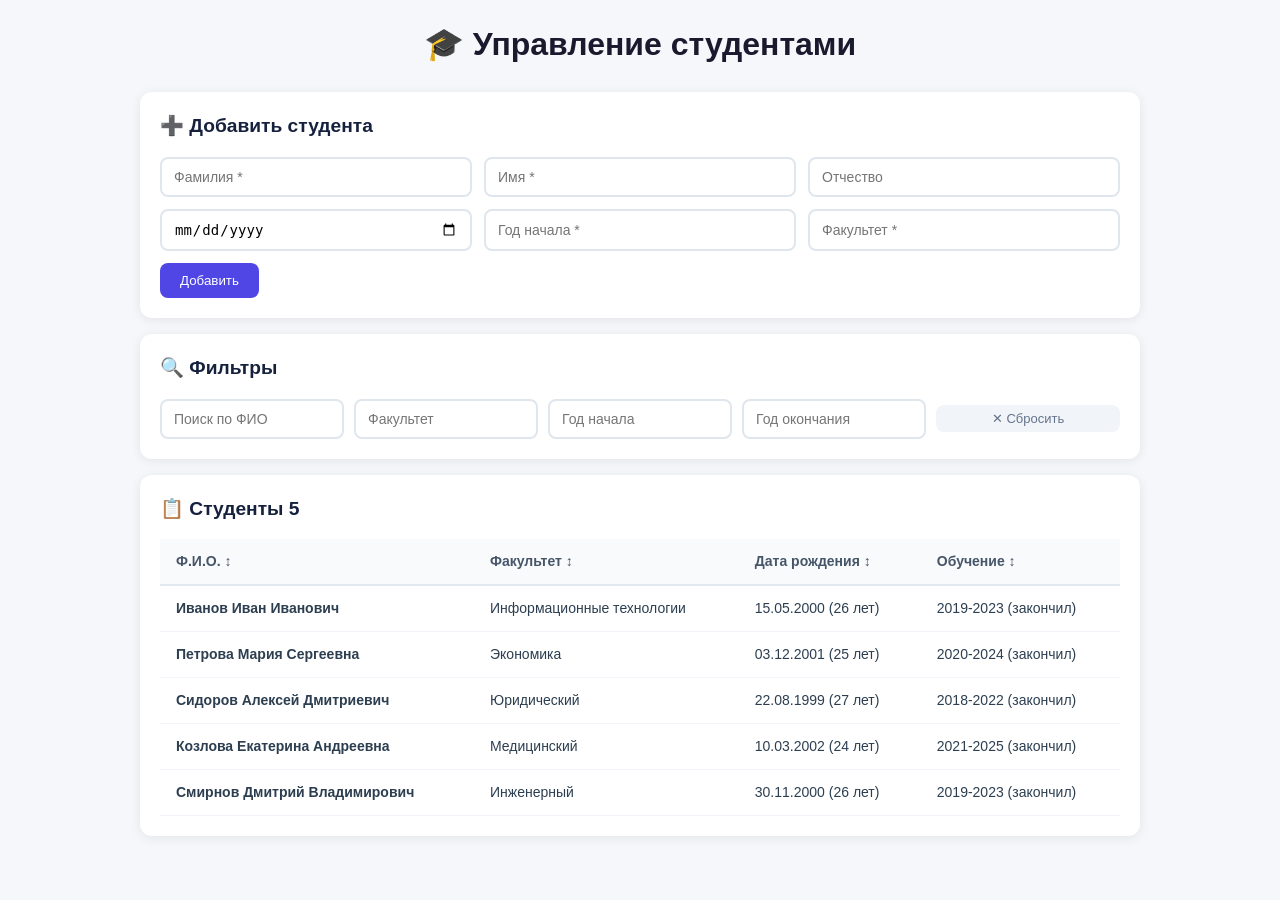
<file: index.html>
<!DOCTYPE html>
<html lang="ru">
<head>
  <meta charset="UTF-8" />
  <meta name="viewport" content="width=device-width, initial-scale=1.0"/>
  <title>Студенты</title>
  <link rel="stylesheet" href="style.css"/>
</head>
<body>
  <div class="container">
    <h1>🎓 Управление студентами</h1>
    
    <!-- Форма добавления -->
    <section class="card">
      <h2>➕ Добавить студента</h2>
      <form id="studentForm">
        <div class="form-row">
          <input type="text" id="surname" placeholder="Фамилия *" required>
          <input type="text" id="name" placeholder="Имя *" required>
          <input type="text" id="patronymic" placeholder="Отчество">
        </div>
        <div class="form-row">
          <input type="date" id="birthDate" required>
          <input type="number" id="startYear" placeholder="Год начала *" min="2000" required>
          <input type="text" id="faculty" placeholder="Факультет *" required>
        </div>
        <div id="formErrors" class="error hidden"></div>
        <button type="submit" class="btn primary">Добавить</button>
      </form>
    </section>
    
    <!-- Фильтры -->
    <section class="card">
      <h2>🔍 Фильтры</h2>
      <div class="filters">
        <input type="text" id="filterFullName" placeholder="Поиск по ФИО">
        <input type="text" id="filterFaculty" placeholder="Факультет">
        <input type="number" id="filterStartYear" placeholder="Год начала">
        <input type="number" id="filterEndYear" placeholder="Год окончания">
        <button id="clearFilters" class="btn small">✕ Сбросить</button>
      </div>
    </section>
    
    <!-- Таблица -->
    <section class="card">
      <h2>📋 Студенты <span id="count">0</span></h2>
      <table class="table">
        <thead>
          <tr>
            <th data-sort="fullName">Ф.И.О. ↕</th>
            <th data-sort="faculty">Факультет ↕</th>
            <th data-sort="birthDate">Дата рождения ↕</th>
            <th data-sort="startYear">Обучение ↕</th>
          </tr>
        </thead>
        <tbody id="studentsTableBody"></tbody>
      </table>
      <div id="noStudents" class="empty hidden">Студенты не найдены</div>
    </section>
  </div>
  
  <div id="toast" class="toast hidden">✓ Студент добавлен</div>
  <script src="script.js"></script>
</body>
</html>
</file>
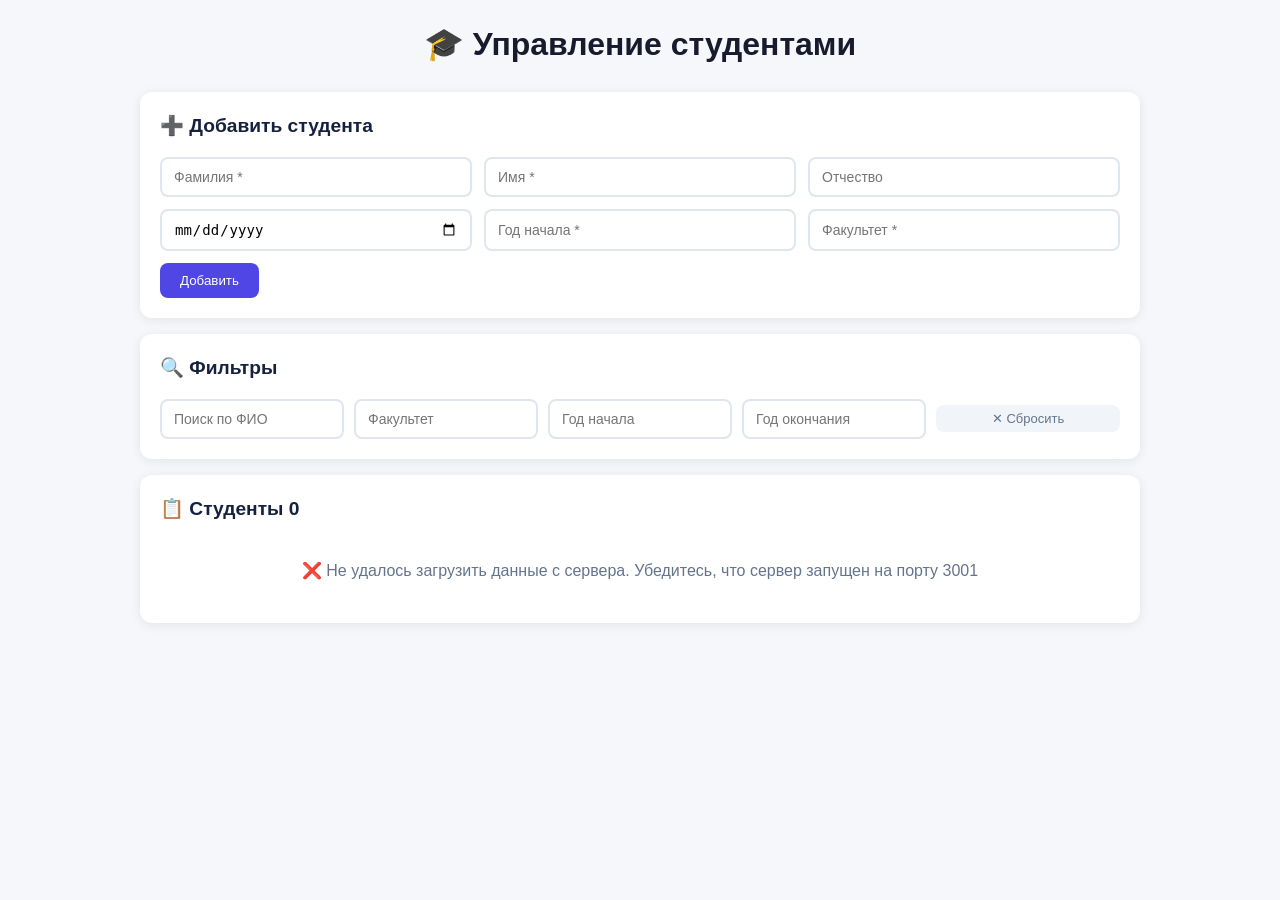
<file: client/index.html>
<!DOCTYPE html>
<html lang="ru">
<head>
  <meta charset="UTF-8" />
  <meta name="viewport" content="width=device-width, initial-scale=1.0"/>
  <title>Студенты</title>
  <link rel="stylesheet" href="style.css"/>
</head>
<body>
  <div class="container">
    <h1>🎓 Управление студентами</h1>
    
    <!-- Форма добавления -->
    <section class="card">
      <h2>➕ Добавить студента</h2>
      <form id="studentForm">
        <div class="form-row">
          <input type="text" id="surname" placeholder="Фамилия *" required>
          <input type="text" id="name" placeholder="Имя *" required>
          <input type="text" id="patronymic" placeholder="Отчество">
        </div>
        <div class="form-row">
          <input type="date" id="birthDate" required>
          <input type="number" id="startYear" placeholder="Год начала *" min="2000" required>
          <input type="text" id="faculty" placeholder="Факультет *" required>
        </div>
        <div id="formErrors" class="error hidden"></div>
        <button type="submit" class="btn primary">Добавить</button>
      </form>
    </section>
    
    <!-- Фильтры -->
    <section class="card">
      <h2>🔍 Фильтры</h2>
      <div class="filters">
        <input type="text" id="filterFullName" placeholder="Поиск по ФИО">
        <input type="text" id="filterFaculty" placeholder="Факультет">
        <input type="number" id="filterStartYear" placeholder="Год начала">
        <input type="number" id="filterEndYear" placeholder="Год окончания">
        <button id="clearFilters" class="btn small">✕ Сбросить</button>
      </div>
    </section>
    
    <!-- Таблица -->
    <section class="card">
      <h2>📋 Студенты <span id="count">0</span></h2>
      <div id="loadingMsg" class="loading">Загрузка студентов с сервера...</div>
      <table class="table" id="studentsTable" style="display: none;">
        <thead>
          <tr>
            <th data-sort="fullName">Ф.И.О. ↕</th>
            <th data-sort="faculty">Факультет ↕</th>
            <th data-sort="birthDate">Дата рождения ↕</th>
            <th data-sort="startYear">Обучение ↕</th>
            <th>Действия</th>
          </tr>
        </thead>
        <tbody id="studentsTableBody"></tbody>
      </table>
      <div id="noStudents" class="empty hidden">Студенты не найдены</div>
    </section>
  </div>
  
  <div id="toast" class="toast hidden">✓ Студент добавлен</div>
  <script src="script.js"></script>
</body>
</html>
</file>
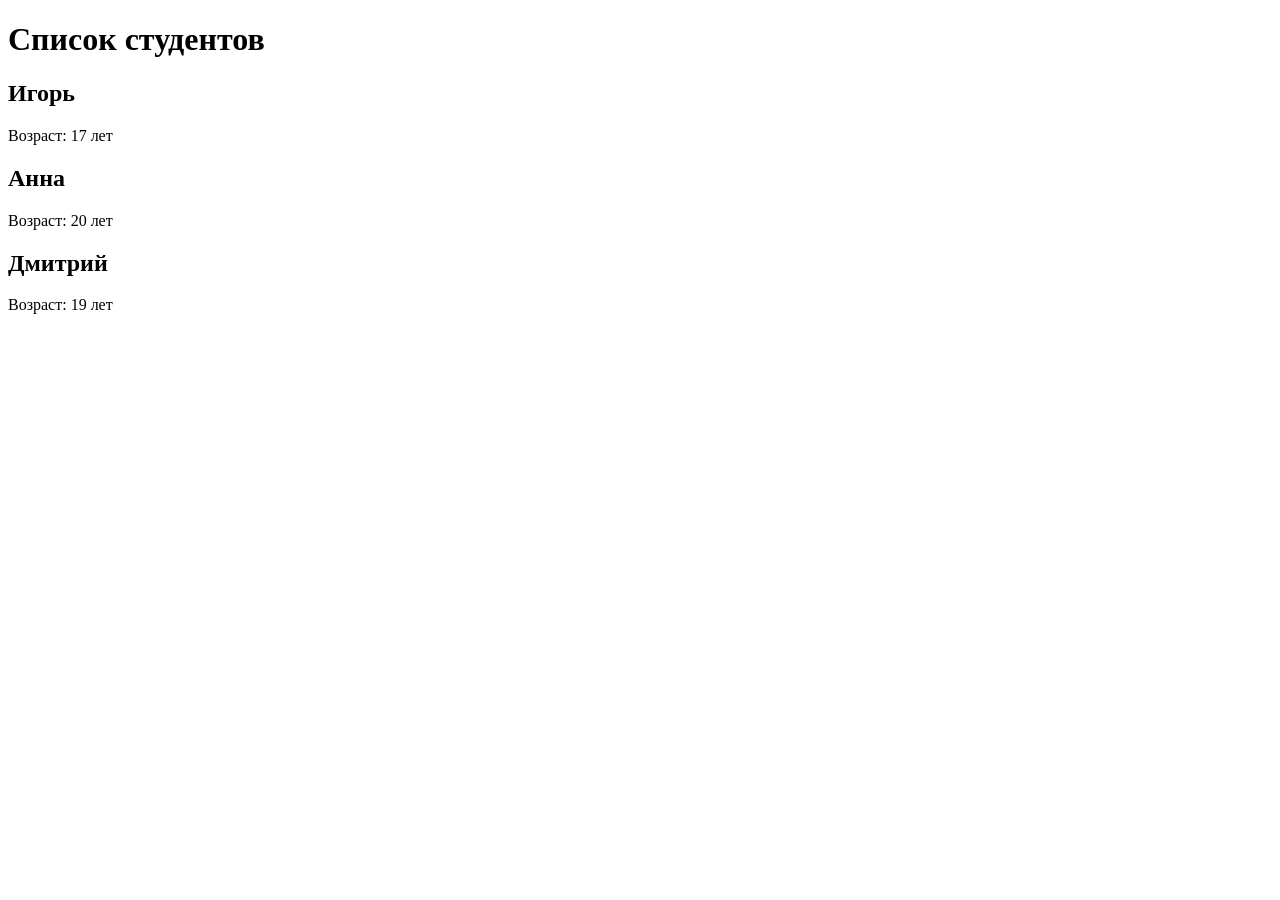
<file: task_1.html>
<!DOCTYPE html>
<html lang="ru">
<head>
    <meta charset="UTF-8">
    <meta name="viewport" content="width=device-width, initial-scale=1.0">
    <title>Карточка студента</title>
</head>
<body>
    <h1>Список студентов</h1>
    <script src="task_1.js"></script>
</body>
</html>
</file>
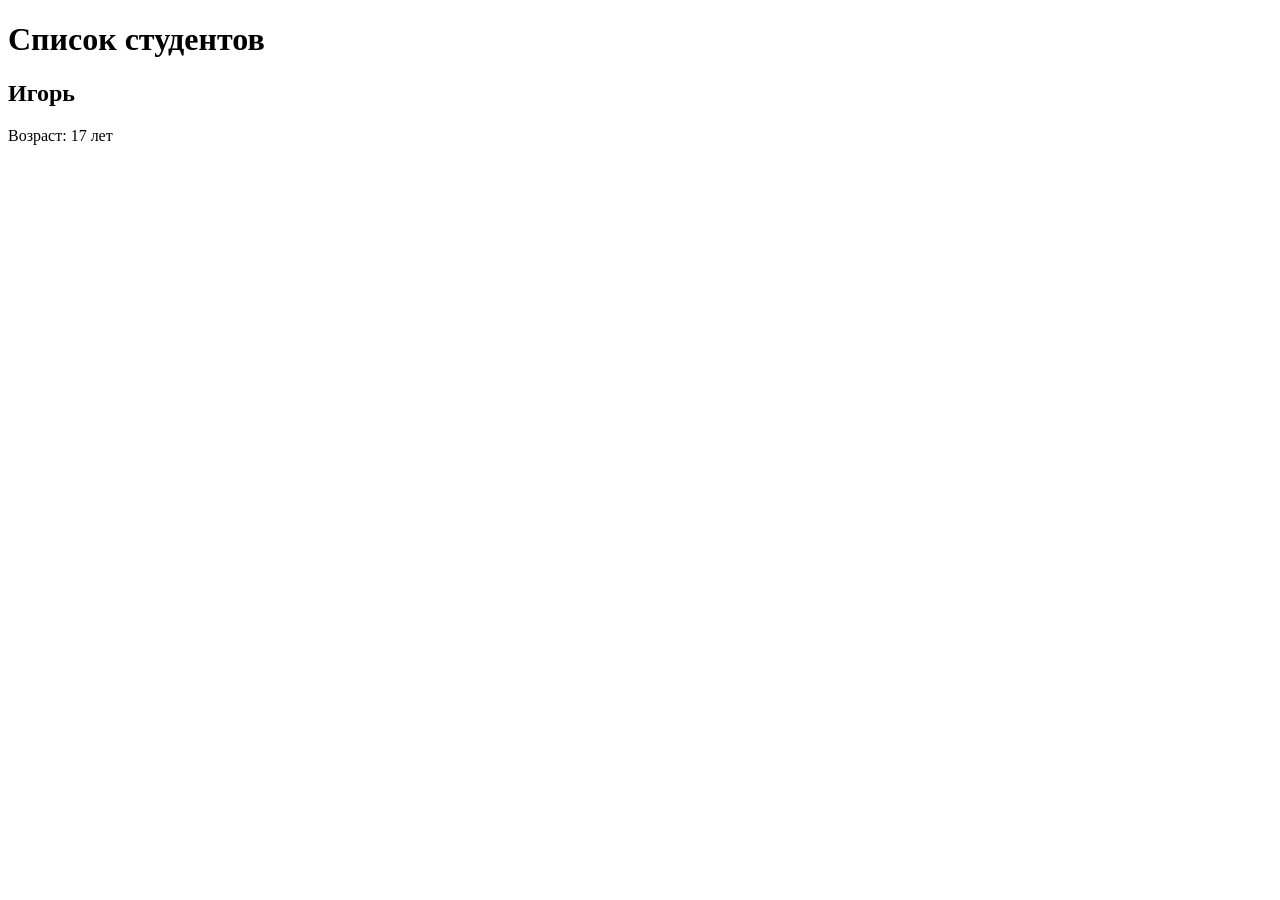
<file: task_2.html>
<!DOCTYPE html>
<html lang="ru">
<head>
    <meta charset="UTF-8">
    <meta name="viewport" content="width=device-width, initial-scale=1.0">
    <title>Карточка студента</title>
</head>
<body>
    <h1>Список студентов</h1>
    <script src="task_2.js"></script>
</body>
</html>
</file>
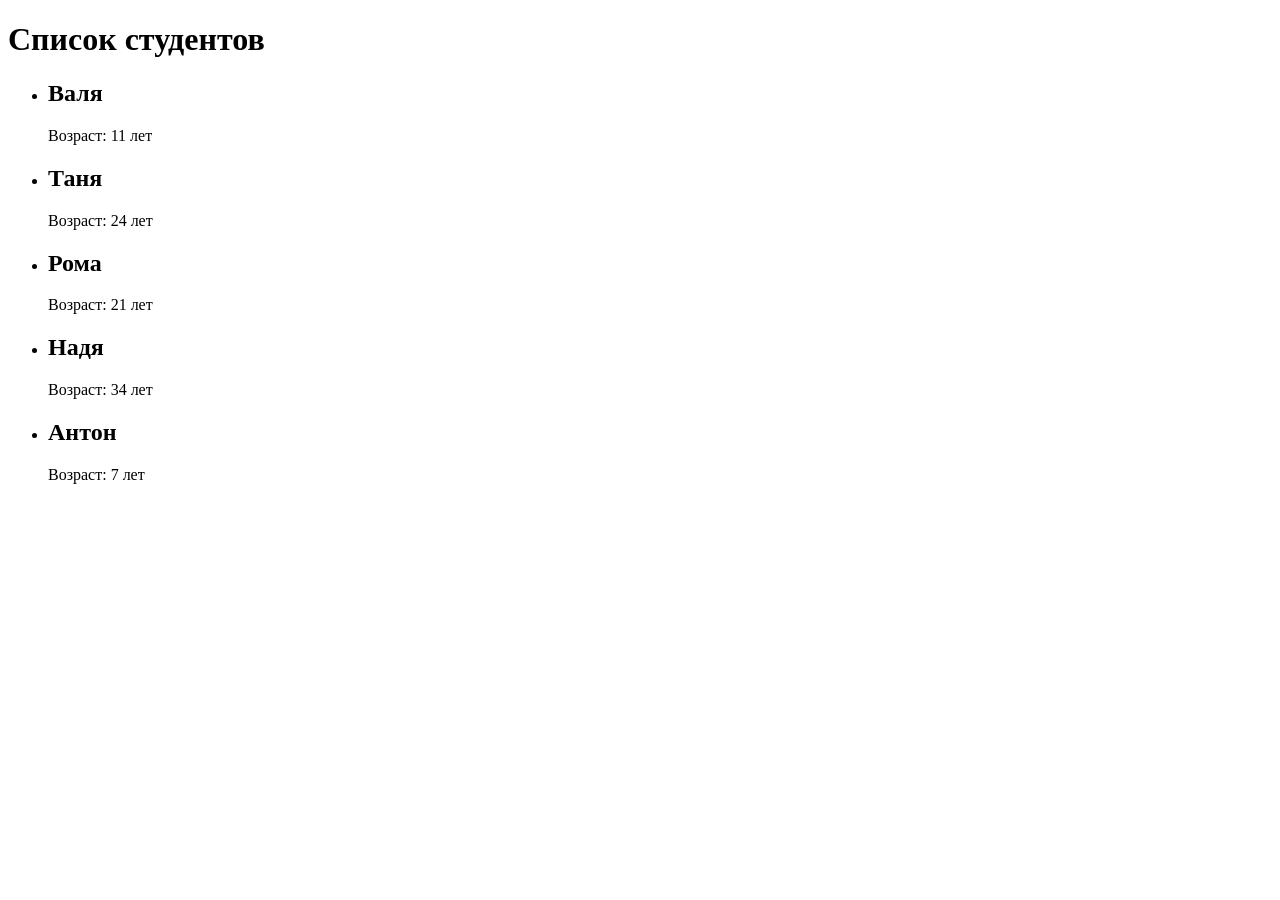
<file: task_3.html>
<!DOCTYPE html>
<html lang="ru">
<head>
    <meta charset="UTF-8">
    <meta name="viewport" content="width=device-width, initial-scale=1.0">
    <title>Список студентов</title>
</head>
<body>
    <h1>Список студентов</h1>
    <script src="task_3.js"></script>
</body>
</html>
</file>
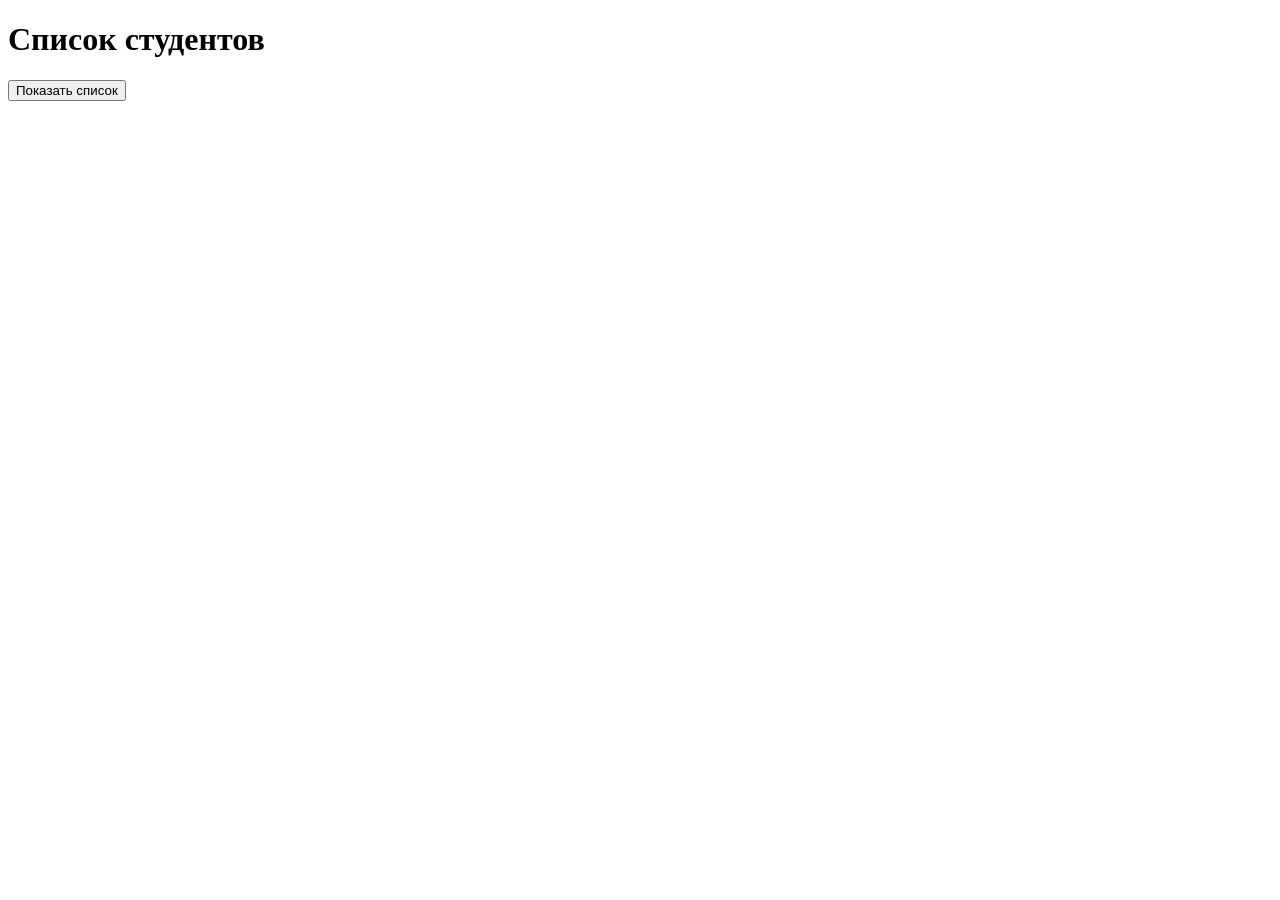
<file: task_4.html>
<!DOCTYPE html>
<html lang="ru">
<head>
    <meta charset="UTF-8">
    <meta name="viewport" content="width=device-width, initial-scale=1.0">
    <title>Список студентов</title>
</head>
<body>
    <h1>Список студентов</h1>
    <button id="showBtn">Показать список</button>
    <script src="task_4.js"></script>
</body>
</html>
</file>
<file: style.css>
/* Базовые настройки */
* { box-sizing: border-box; margin: 0; padding: 0; }
body {
  font-family: -apple-system, BlinkMacSystemFont, 'Segoe UI', Roboto, sans-serif;
  background: #f5f7fa;
  color: #2c3e50;
  line-height: 1.5;
  padding: 20px;
}
.container { max-width: 1000px; margin: 0 auto; }
h1 { text-align: center; margin: 0 0 24px; color: #1a1a2e; }
h2 { font-size: 1.2rem; margin: 0 0 16px; color: #16213e; }

/* Карточки */
.card {
  background: #fff;
  border-radius: 12px;
  padding: 20px;
  margin-bottom: 16px;
  box-shadow: 0 2px 12px rgba(0,0,0,0.08);
}

/* Форма */
.form-row {
  display: grid;
  grid-template-columns: repeat(auto-fit, minmax(140px, 1fr));
  gap: 12px;
  margin-bottom: 12px;
}
input {
  width: 100%;
  padding: 10px 12px;
  border: 2px solid #e0e6ed;
  border-radius: 8px;
  font-size: 14px;
  transition: border-color 0.2s;
}
input:focus {
  outline: none;
  border-color: #4f46e5;
}
.error {
  background: #fef2f2;
  color: #dc2626;
  padding: 8px 12px;
  border-radius: 6px;
  font-size: 13px;
  margin: 8px 0;
}
.hidden { display: none !important; }

/* Кнопки */
.btn {
  padding: 10px 20px;
  border: none;
  border-radius: 8px;
  font-weight: 500;
  cursor: pointer;
  transition: transform 0.1s, box-shadow 0.2s;
}
.btn:hover { transform: translateY(-1px); }
.btn:active { transform: translateY(0); }
.btn.primary {
  background: #4f46e5;
  color: #fff;
}
.btn.primary:hover {
  background: #4338ca;
  box-shadow: 0 4px 14px rgba(79,70,229,0.4);
}
.btn.small {
  padding: 6px 12px;
  font-size: 13px;
  background: #f1f5f9;
  color: #64748b;
}
.btn.small:hover { background: #e2e8f0; }

/* Фильтры */
.filters {
  display: grid;
  grid-template-columns: repeat(auto-fit, minmax(130px, 1fr));
  gap: 10px;
  align-items: end;
}
.filters .btn { align-self: center; }

/* Таблица */
.table {
  width: 100%;
  border-collapse: collapse;
  font-size: 14px;
}
.table th {
  text-align: left;
  padding: 12px 16px;
  background: #f8fafc;
  font-weight: 600;
  color: #475569;
  border-bottom: 2px solid #e2e8f0;
  cursor: pointer;
  user-select: none;
}
.table th:hover { color: #4f46e5; }
.table th.asc, .table th.desc { color: #4f46e5; }
.table td {
  padding: 12px 16px;
  border-bottom: 1px solid #f1f5f9;
}
.table tr:hover { background: #f8fafc; }
.empty {
  text-align: center;
  padding: 24px;
  color: #94a3b8;
}

/* Тост */
.toast {
  position: fixed;
  bottom: 20px;
  right: 20px;
  background: #22c55e;
  color: #fff;
  padding: 12px 20px;
  border-radius: 10px;
  font-weight: 500;
  box-shadow: 0 4px 14px rgba(0,0,0,0.15);
  animation: slideIn 0.3s ease;
}
@keyframes slideIn {
  from { transform: translateX(100%); opacity: 0; }
  to { transform: translateX(0); opacity: 1; }
}

/* Адаптив */
@media (max-width: 600px) {
  .form-row, .filters { grid-template-columns: 1fr; }
  .table { font-size: 13px; }
  .table th, .table td { padding: 10px 12px; }
}
</file>
<file: client/style.css>
/* Базовые настройки */
* {
  box-sizing: border-box;
  margin: 0;
  padding: 0;
}

body {
  font-family: -apple-system, BlinkMacSystemFont, 'Segoe UI', Roboto, sans-serif;
  background: #f5f7fa;
  color: #2c3e50;
  line-height: 1.5;
  padding: 20px;
}

.container {
  max-width: 1000px;
  margin: 0 auto;
}

h1 {
  text-align: center;
  margin: 0 0 24px;
  color: #1a1a2e;
}

h2 {
  font-size: 1.2rem;
  margin: 0 0 16px;
  color: #16213e;
}

/* Карточки */
.card {
  background: #fff;
  border-radius: 12px;
  padding: 20px;
  margin-bottom: 16px;
  box-shadow: 0 2px 12px rgba(0, 0, 0, 0.08);
}

/* Форма */
.form-row {
  display: grid;
  grid-template-columns: repeat(auto-fit, minmax(140px, 1fr));
  gap: 12px;
  margin-bottom: 12px;
}

input {
  width: 100%;
  padding: 10px 12px;
  border: 2px solid #e0e6ed;
  border-radius: 8px;
  font-size: 14px;
  transition: border-color 0.2s;
}

input:focus {
  outline: none;
  border-color: #4f46e5;
}

.error {
  background: #fef2f2;
  color: #dc2626;
  padding: 8px 12px;
  border-radius: 6px;
  font-size: 13px;
  margin: 8px 0;
}

.hidden {
  display: none !important;
}

/* Кнопки */
.btn {
  padding: 10px 20px;
  border: none;
  border-radius: 8px;
  font-weight: 500;
  cursor: pointer;
  transition: transform 0.1s, box-shadow 0.2s;
}

.btn:hover {
  transform: translateY(-1px);
}

.btn:active {
  transform: translateY(0);
}

.btn.primary {
  background: #4f46e5;
  color: #fff;
}

.btn.primary:hover {
  background: #4338ca;
  box-shadow: 0 4px 14px rgba(79, 70, 229, 0.4);
}

.btn.small {
  padding: 6px 12px;
  font-size: 13px;
  background: #f1f5f9;
  color: #64748b;
}

.btn.small:hover {
  background: #e2e8f0;
}

/* Фильтры */
.filters {
  display: grid;
  grid-template-columns: repeat(auto-fit, minmax(130px, 1fr));
  gap: 10px;
  align-items: end;
}

.filters .btn {
  align-self: center;
}

/* Таблица */
.table {
  width: 100%;
  border-collapse: collapse;
  font-size: 14px;
}

.table th {
  text-align: left;
  padding: 12px 16px;
  background: #f8fafc;
  font-weight: 600;
  color: #475569;
  border-bottom: 2px solid #e2e8f0;
  cursor: pointer;
  user-select: none;
}

.table th:hover {
  color: #4f46e5;
}

.table th.asc,
.table th.desc {
  color: #4f46e5;
}

.table td {
  padding: 12px 16px;
  border-bottom: 1px solid #f1f5f9;
}

.table tr:hover {
  background: #f8fafc;
}

.empty {
  text-align: center;
  padding: 24px;
  color: #94a3b8;
}

/* Кнопка удаления */
.delete-btn {
  background: #ef4444;
  color: white;
  border: none;
  padding: 6px 12px;
  border-radius: 6px;
  cursor: pointer;
  font-size: 12px;
  transition: background 0.2s;
}

.delete-btn:hover {
  background: #dc2626;
}

/* Загрузка */
.loading {
  text-align: center;
  padding: 20px;
  color: #64748b;
}

/* Тост */
.toast {
  position: fixed;
  bottom: 20px;
  right: 20px;
  background: #22c55e;
  color: #fff;
  padding: 12px 20px;
  border-radius: 10px;
  font-weight: 500;
  box-shadow: 0 4px 14px rgba(0, 0, 0, 0.15);
  animation: slideIn 0.3s ease;
}

@keyframes slideIn {
  from {
    transform: translateX(100%);
    opacity: 0;
  }
  to {
    transform: translateX(0);
    opacity: 1;
  }
}

/* Адаптив */
@media (max-width: 600px) {
  .form-row,
  .filters {
    grid-template-columns: 1fr;
  }
  .table {
    font-size: 13px;
  }
  .table th,
  .table td {
    padding: 10px 12px;
  }
}
</file>
